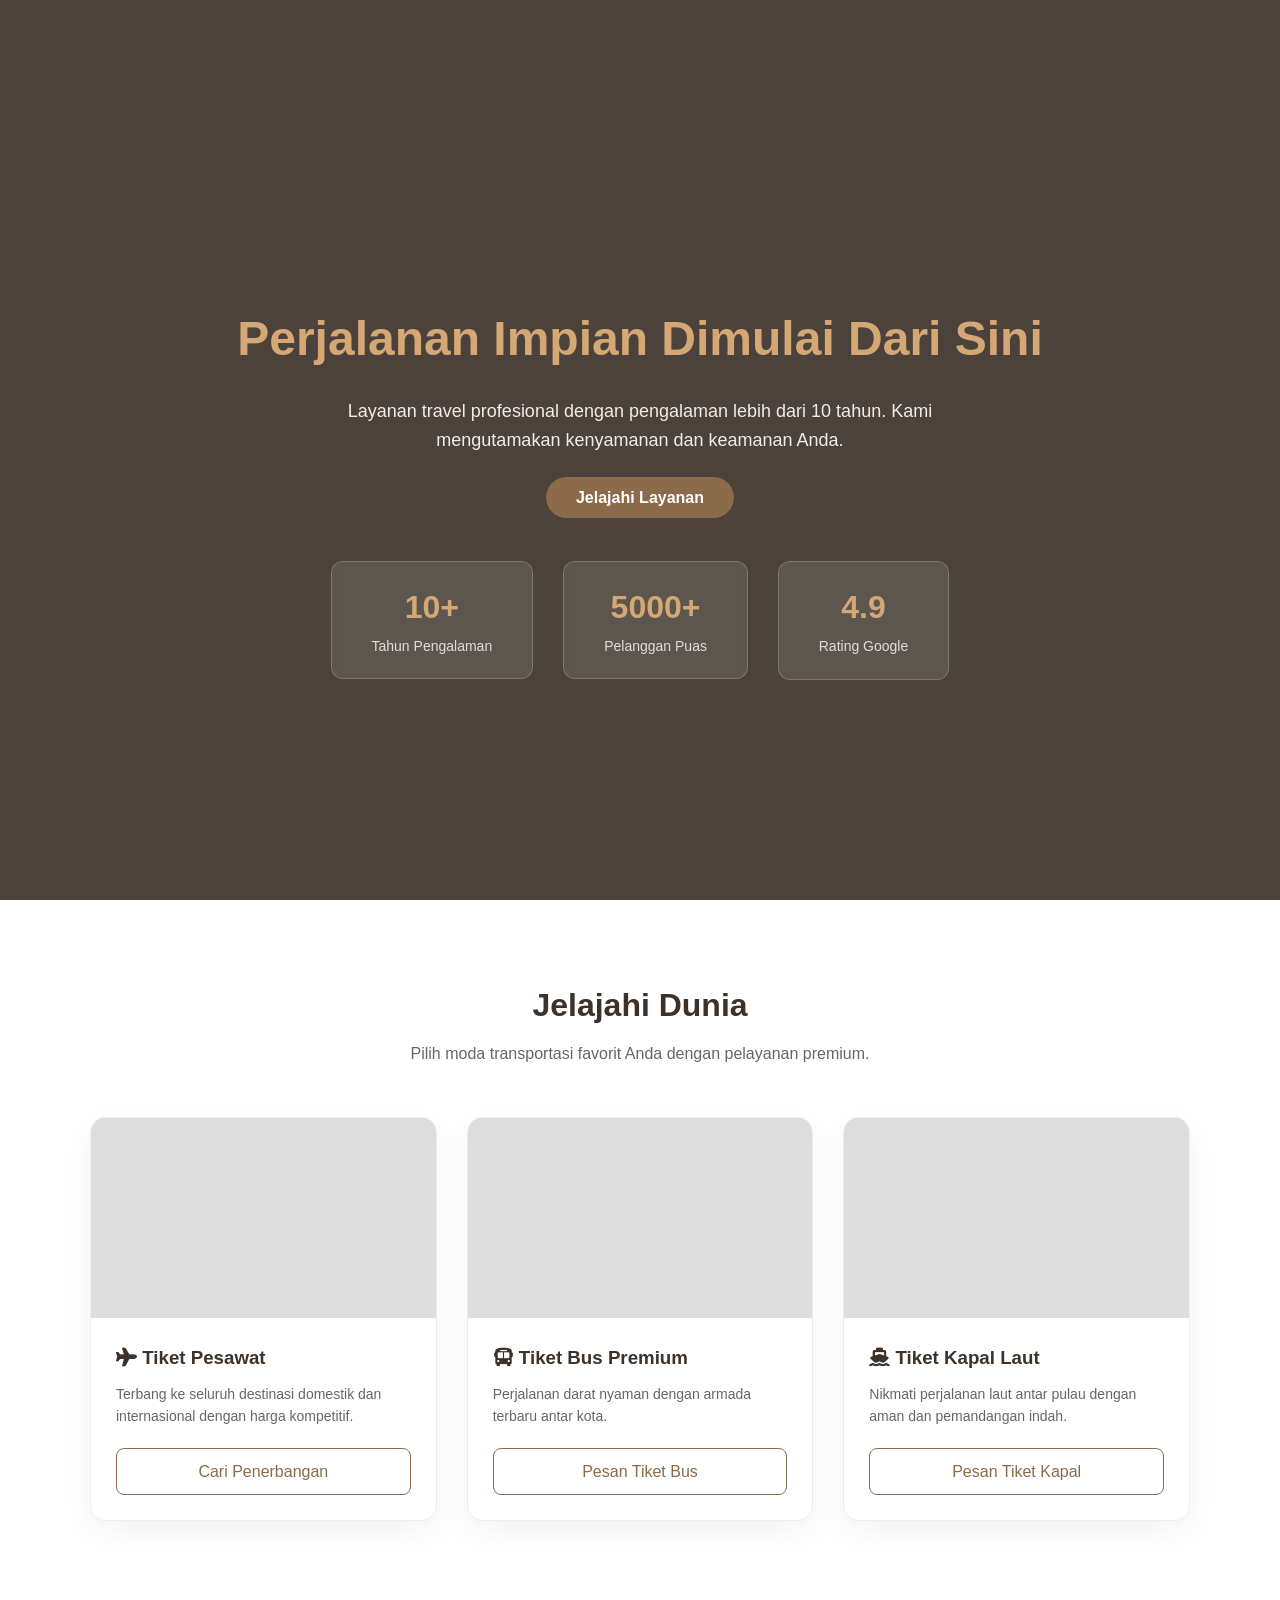
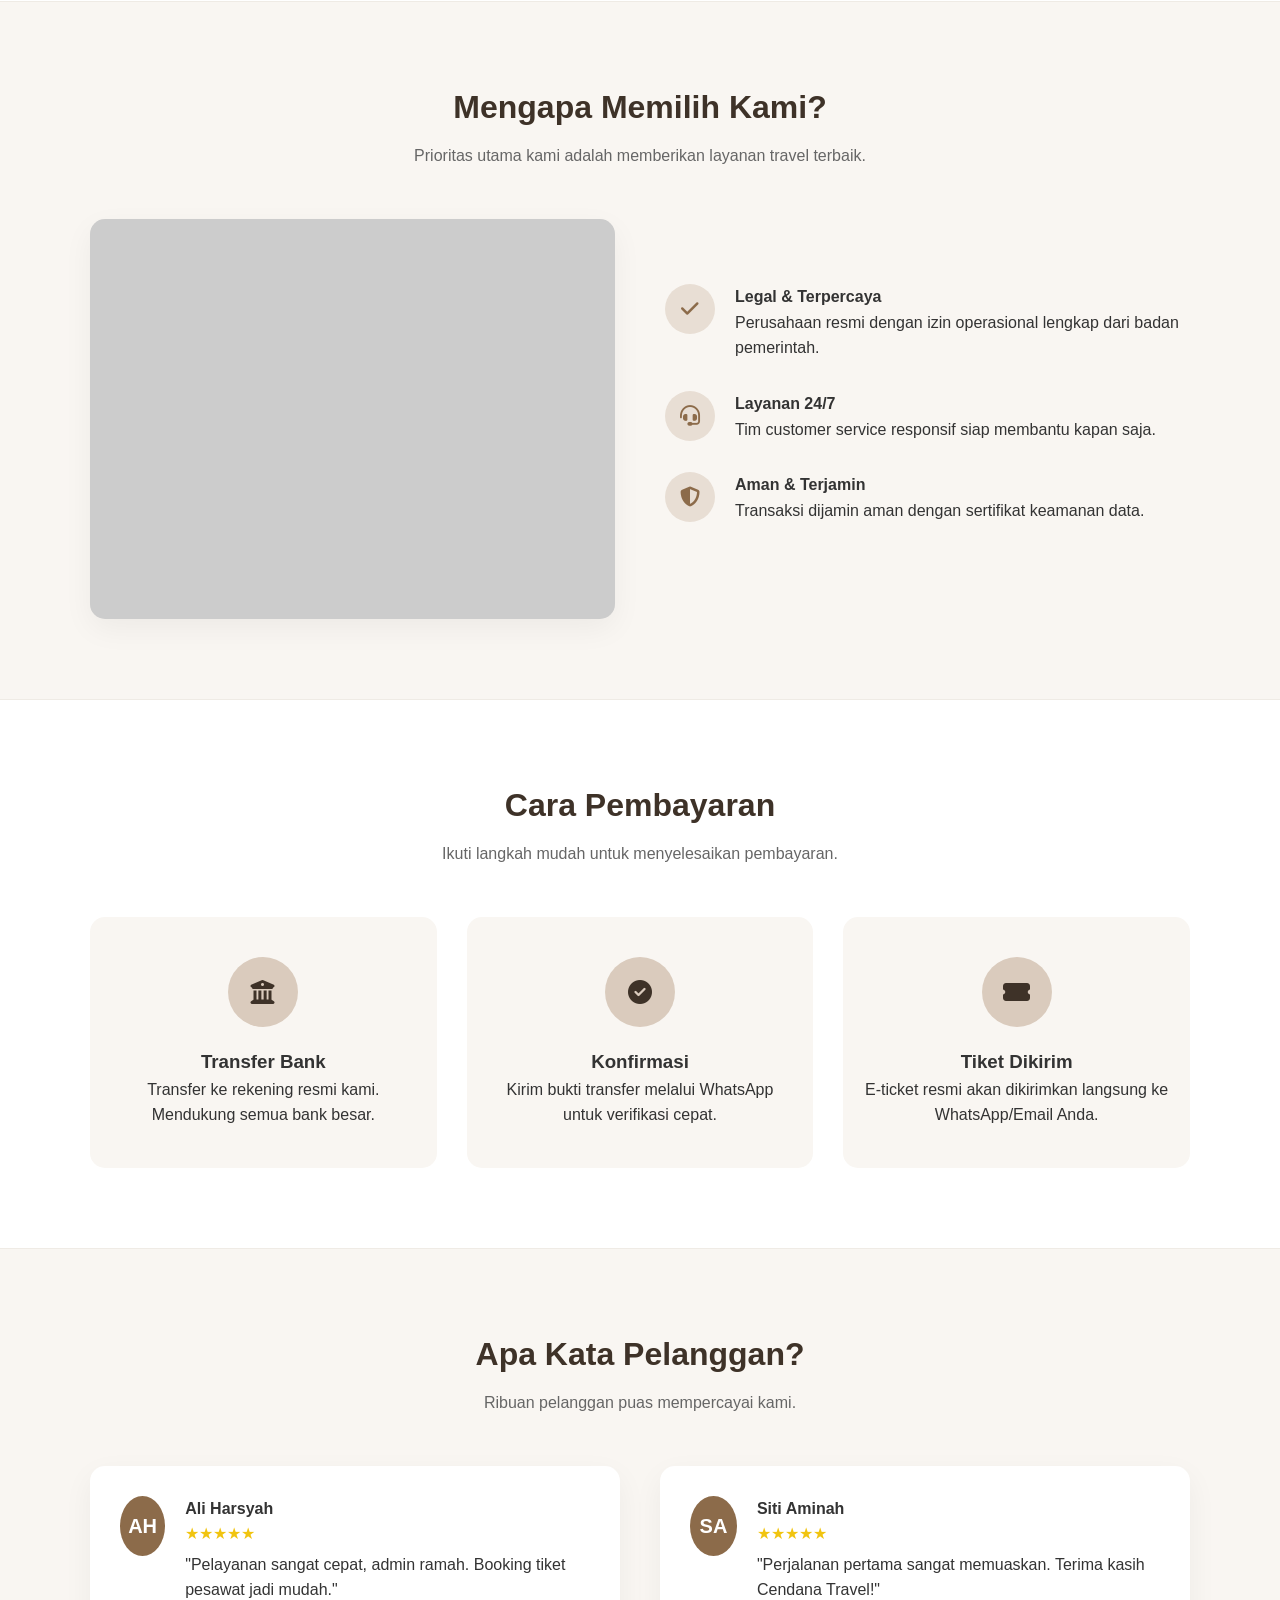
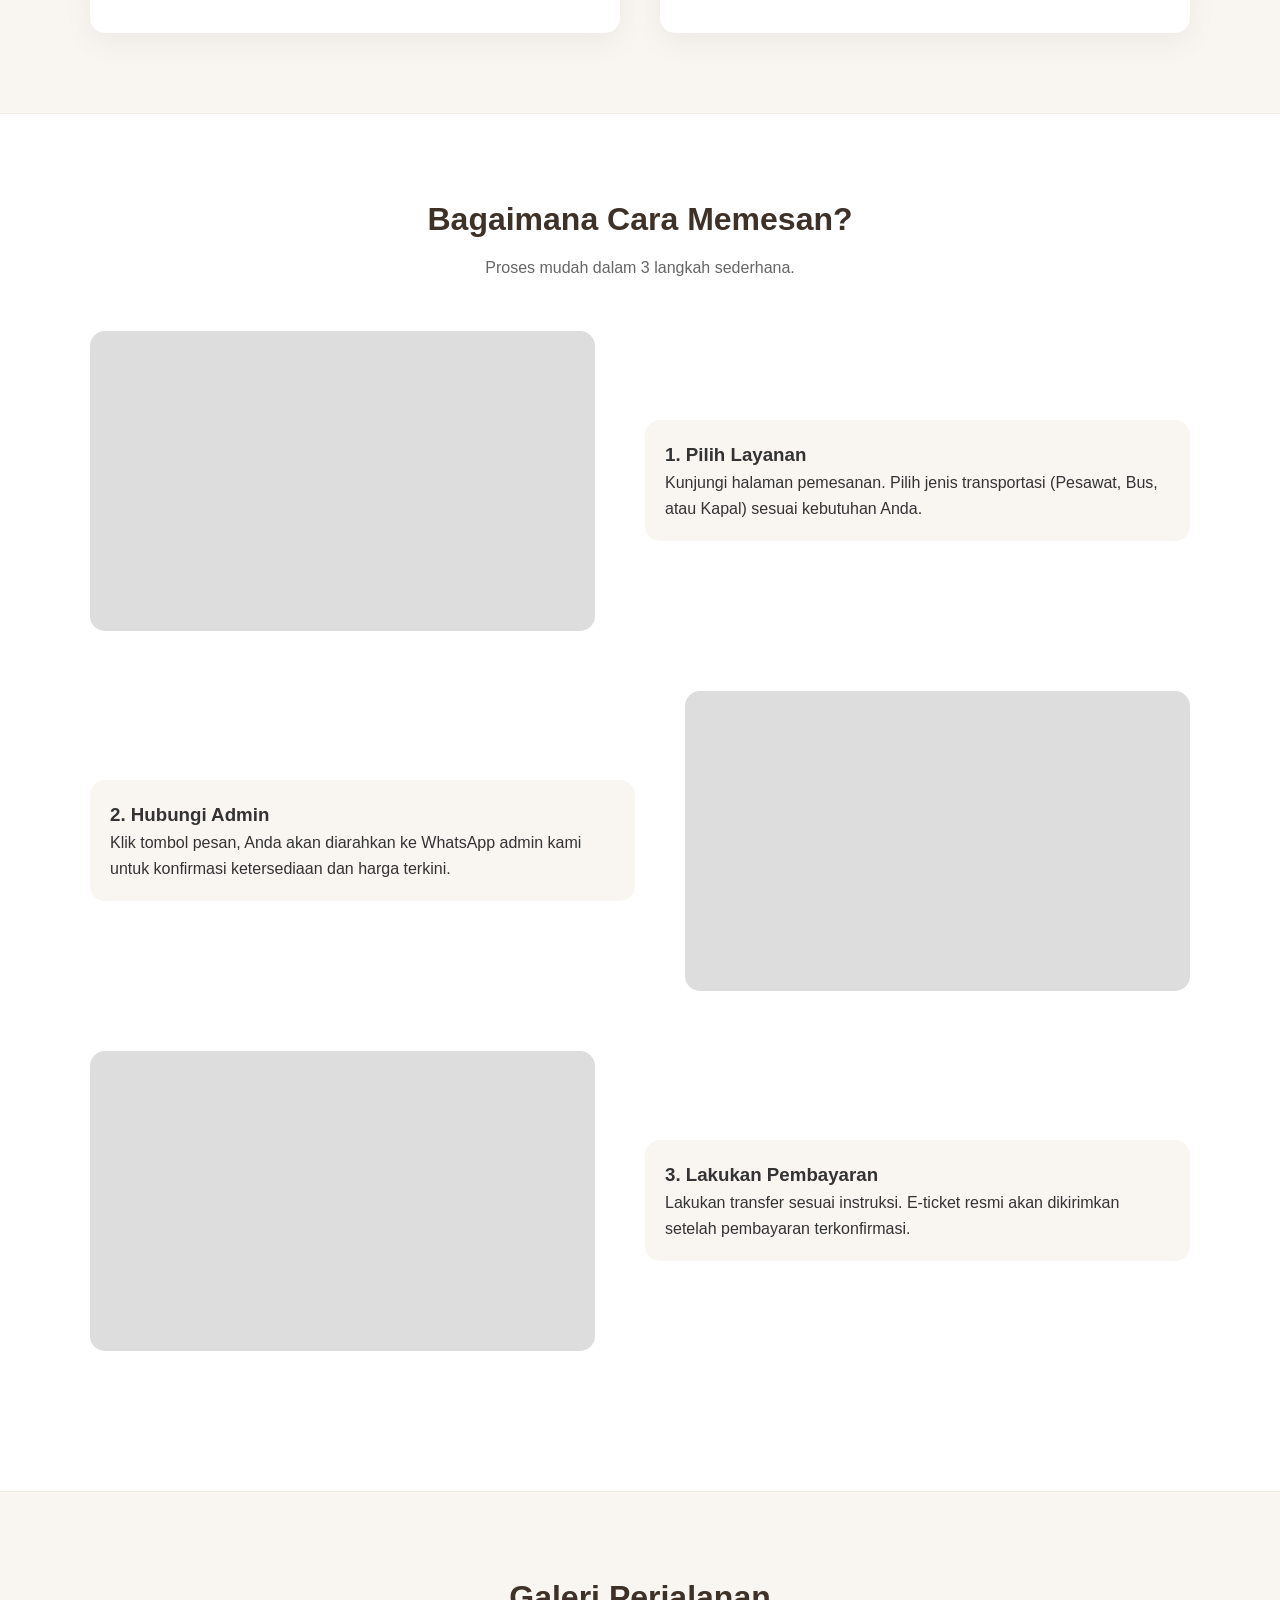
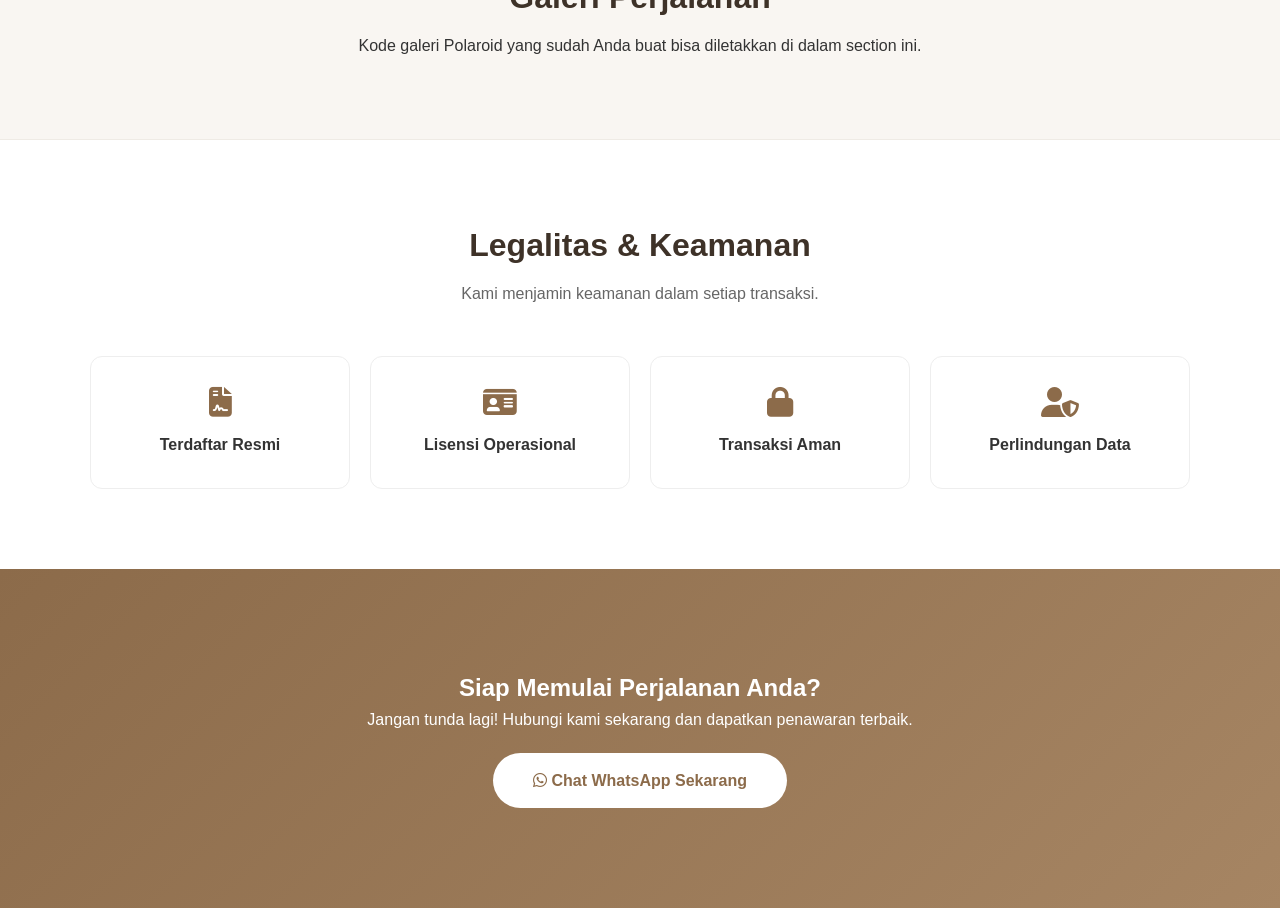
<file: config/index.html>
<!DOCTYPE html>
<html lang="id">
<head>
    <meta charset="UTF-8">
    <meta name="viewport" content="width=device-width, initial-scale=1.0">
    <title>Cendana Travel - Redesign Structure</title>
    <!-- Font Awesome -->
    <link rel="stylesheet" href="https://cdnjs.cloudflare.com/ajax/libs/font-awesome/6.4.0/css/all.min.css">
    
    <style>
        /* ================= VARIABLES & RESET ================= */
        :root {
            --primary-bronze: #8c6b4a;
            --light-bronze: #d4a775;
            --dark-brown: #3e3228;
            --bg-cream: #f9f6f2; /* Warna pemisah pastel lembut */
            --bg-white: #ffffff;
            --text-dark: #333333;
            --text-grey: #666666;
            --shadow-soft: 0 10px 30px rgba(0,0,0,0.05);
        }

        * {
            margin: 0;
            padding: 0;
            box-sizing: border-box;
            font-family: 'Segoe UI', Tahoma, sans-serif;
        }

        body {
            color: var(--text-dark);
            line-height: 1.6;
        }

        /* ================= UTILITIES ================= */
        .container {
            max-width: 1140px;
            margin: 0 auto;
            padding: 0 20px;
        }

        /* KUNCI PERBAIKAN: Padding besar untuk setiap section */
        section {
            padding: 80px 0; 
        }

        /* Kelas untuk Background Selang-seling */
        .bg-white { background-color: var(--bg-white); }
        .bg-cream { background-color: var(--bg-cream); border-top: 1px solid #efebe5; border-bottom: 1px solid #efebe5; }
        
        /* Typography Header */
        .section-title {
            text-align: center;
            font-size: 32px;
            font-weight: 700;
            color: var(--dark-brown);
            margin-bottom: 10px;
        }
        
        .section-subtitle {
            text-align: center;
            color: var(--text-grey);
            margin-bottom: 50px;
            max-width: 600px;
            margin-left: auto;
            margin-right: auto;
        }

        /* ================= 1. HERO SECTION (Tetap Gelap) ================= */
        .hero {
            height: 100vh;
            background: linear-gradient(rgba(30, 20, 10, 0.8), rgba(30, 20, 10, 0.8)), url('https://images.unsplash.com/photo-1469854523086-cc02fe5d8800?auto=format&fit=crop&w=1200&q=80'); /* Ganti URL gambar */
            background-size: cover;
            background-position: center;
            display: flex;
            align-items: center;
            justify-content: center;
            text-align: center;
            color: white;
            padding-top: 80px; /* Kompensasi navbar */
        }

        .hero h1 { font-size: 48px; margin-bottom: 20px; color: #d4a775; }
        .hero p { max-width: 700px; margin: 0 auto 30px; font-size: 18px; opacity: 0.9; }
        
        .btn-hero {
            padding: 12px 30px;
            background-color: var(--primary-bronze);
            color: white;
            text-decoration: none;
            border-radius: 50px;
            font-weight: 600;
            transition: 0.3s;
        }
        .btn-hero:hover { background-color: var(--light-bronze); }

        /* Stats Floating Box (Agar tidak melayang aneh) */
        .stats-container {
            display: flex;
            justify-content: center;
            gap: 30px;
            margin-top: 50px;
            flex-wrap: wrap;
        }
        .stat-box {
            background: rgba(255,255,255,0.1);
            backdrop-filter: blur(5px);
            padding: 20px 40px;
            border-radius: 12px;
            border: 1px solid rgba(255,255,255,0.2);
            text-align: center;
        }
        .stat-box h3 { font-size: 32px; color: var(--light-bronze); }
        .stat-box span { font-size: 14px; color: #ddd; }


        /* ================= 2. LAYANAN (Jelajahi Dunia) - BG WHITE ================= */
        .services-grid {
            display: grid;
            grid-template-columns: repeat(auto-fit, minmax(300px, 1fr));
            gap: 30px;
        }

        .service-card {
            background: white;
            border-radius: 15px;
            overflow: hidden;
            box-shadow: var(--shadow-soft);
            transition: transform 0.3s;
            border: 1px solid #eee;
        }

        .service-card:hover { transform: translateY(-5px); }

        .service-img {
            height: 200px;
            background-color: #ddd; /* Placeholder Image */
            background-size: cover;
            background-position: center;
        }

        .service-content { padding: 25px; }
        .service-content h3 { color: var(--dark-brown); margin-bottom: 10px; }
        .service-content p { font-size: 14px; color: var(--text-grey); margin-bottom: 20px; }
        
        .btn-service {
            display: block;
            text-align: center;
            border: 1px solid var(--primary-bronze);
            color: var(--primary-bronze);
            padding: 10px;
            border-radius: 8px;
            text-decoration: none;
            transition: 0.3s;
        }
        .btn-service:hover { background-color: var(--primary-bronze); color: white; }


        /* ================= 3. MENGAPA KAMI (Why Us) - BG CREAM ================= */
        /* Section ini pakai BG Cream untuk membedakan dari layanan */
        .why-us-wrapper {
            display: flex;
            align-items: center;
            gap: 50px;
        }
        
        .why-us-img {
            flex: 1;
            height: 400px;
            background-color: #ccc; /* Placeholder Img */
            border-radius: 15px;
            box-shadow: var(--shadow-soft);
            background-size: cover;
        }

        .why-us-content { flex: 1; }
        
        .feature-item {
            display: flex;
            gap: 20px;
            margin-bottom: 30px;
        }
        .feature-icon {
            width: 50px;
            height: 50px;
            background-color: #e8ded4; /* Warna icon pastel */
            border-radius: 50%;
            display: flex;
            align-items: center;
            justify-content: center;
            color: var(--primary-bronze);
            font-size: 20px;
            flex-shrink: 0;
        }


        /* ================= 4. CARA BAYAR - BG WHITE ================= */
        .payment-grid {
            display: grid;
            grid-template-columns: repeat(3, 1fr);
            gap: 30px;
        }
        .payment-card {
            text-align: center;
            padding: 40px 20px;
            background: var(--bg-cream); /* Kartu cream di atas background putih */
            border-radius: 15px;
            transition: 0.3s;
        }
        .payment-card:hover { background: #fff; box-shadow: var(--shadow-soft); }
        .pay-icon {
            width: 70px; height: 70px; background: #dacbbd; border-radius: 50%;
            margin: 0 auto 20px; display: flex; align-items: center; justify-content: center; font-size: 24px; color: var(--dark-brown);
        }


        /* ================= 5. TESTIMONI - BG CREAM ================= */
        .testi-grid {
            display: grid;
            grid-template-columns: repeat(2, 1fr);
            gap: 40px;
        }
        .testi-card {
            background: white;
            padding: 30px;
            border-radius: 15px;
            box-shadow: var(--shadow-soft);
            display: flex;
            gap: 20px;
            align-items: flex-start;
        }
        .avatar-circle {
            width: 60px; height: 60px; background: var(--primary-bronze); border-radius: 50%;
            display: flex; align-items: center; justify-content: center; color: white; font-weight: bold; font-size: 20px;
        }


        /* ================= 6. CARA MEMESAN (ZigZag) - BG WHITE ================= */
        .order-step {
            display: flex;
            align-items: center;
            gap: 50px;
            margin-bottom: 60px;
        }
        /* Membalik urutan untuk item genap (ZigZag Layout) */
        .order-step:nth-child(even) { flex-direction: row-reverse; }
        
        .step-img { flex: 1; height: 300px; background: #ddd; border-radius: 15px; background-size: cover; }
        .step-text { flex: 1; padding: 20px; background: var(--bg-cream); border-radius: 15px; }


        /* ================= 7. LEGALITAS - BG CREAM ================= */
        .legality-grid {
            display: grid;
            grid-template-columns: repeat(4, 1fr);
            gap: 20px;
        }
        .legality-item {
            text-align: center;
            padding: 30px 15px;
            background: white;
            border-radius: 12px;
            border: 1px solid #eee;
        }


        /* ================= 8. CTA (Call to Action) - BRONZE ================= */
        .cta-section {
            background: linear-gradient(135deg, var(--primary-bronze), #a68563);
            text-align: center;
            color: white;
            padding: 100px 0;
        }
        .cta-btn {
            background: white; color: var(--primary-bronze); padding: 15px 40px; border-radius: 50px;
            text-decoration: none; font-weight: bold; margin-top: 20px; display: inline-block;
        }

        /* ================= RESPONSIVE ================= */
        @media (max-width: 768px) {
            .why-us-wrapper, .order-step, .testi-grid, .payment-grid, .legality-grid {
                grid-template-columns: 1fr;
                flex-direction: column;
            }
            .order-step:nth-child(even) { flex-direction: column; }
            .hero h1 { font-size: 32px; }
        }
    </style>
</head>
<body>

    <!-- 1. HERO SECTION -->
    <header class="hero">
        <div class="container">
            <h1>Perjalanan Impian Dimulai Dari Sini</h1>
            <p>Layanan travel profesional dengan pengalaman lebih dari 10 tahun. Kami mengutamakan kenyamanan dan keamanan Anda.</p>
            <a href="#" class="btn-hero">Jelajahi Layanan</a>
            
            <div class="stats-container">
                <div class="stat-box"><h3>10+</h3><span>Tahun Pengalaman</span></div>
                <div class="stat-box"><h3>5000+</h3><span>Pelanggan Puas</span></div>
                <div class="stat-box"><h3>4.9</h3><span>Rating Google</span></div>
            </div>
        </div>
    </header>

    <!-- 2. LAYANAN (Background Putih) -->
    <section class="bg-white">
        <div class="container">
            <h2 class="section-title">Jelajahi Dunia</h2>
            <p class="section-subtitle">Pilih moda transportasi favorit Anda dengan pelayanan premium.</p>
            
            <div class="services-grid">
                <!-- Card 1 -->
                <div class="service-card">
                    <div class="service-img" style="background-image: url('https://images.unsplash.com/photo-1436491865332-7a61a109cc05?auto=format&fit=crop&w=600&q=80');"></div>
                    <div class="service-content">
                        <h3><i class="fas fa-plane"></i> Tiket Pesawat</h3>
                        <p>Terbang ke seluruh destinasi domestik dan internasional dengan harga kompetitif.</p>
                        <a href="#" class="btn-service">Cari Penerbangan</a>
                    </div>
                </div>
                <!-- Card 2 -->
                <div class="service-card">
                    <div class="service-img" style="background-image: url('https://images.unsplash.com/photo-1544620347-c4fd4a3d5957?auto=format&fit=crop&w=600&q=80');"></div>
                    <div class="service-content">
                        <h3><i class="fas fa-bus"></i> Tiket Bus Premium</h3>
                        <p>Perjalanan darat nyaman dengan armada terbaru antar kota.</p>
                        <a href="#" class="btn-service">Pesan Tiket Bus</a>
                    </div>
                </div>
                <!-- Card 3 -->
                <div class="service-card">
                    <div class="service-img" style="background-image: url('https://images.unsplash.com/photo-1548286971-56c5476d05f3?auto=format&fit=crop&w=600&q=80');"></div>
                    <div class="service-content">
                        <h3><i class="fas fa-ship"></i> Tiket Kapal Laut</h3>
                        <p>Nikmati perjalanan laut antar pulau dengan aman dan pemandangan indah.</p>
                        <a href="#" class="btn-service">Pesan Tiket Kapal</a>
                    </div>
                </div>
            </div>
        </div>
    </section>

    <!-- 3. MENGAPA KAMI (Background Cream - Pemisah) -->
    <section class="bg-cream">
        <div class="container">
            <h2 class="section-title">Mengapa Memilih Kami?</h2>
            <p class="section-subtitle">Prioritas utama kami adalah memberikan layanan travel terbaik.</p>
            
            <div class="why-us-wrapper">
                <div class="why-us-img" style="background-image: url('https://images.unsplash.com/photo-1507525428034-b723cf961d3e?auto=format&fit=crop&w=800&q=80');"></div>
                <div class="why-us-content">
                    <div class="feature-item">
                        <div class="feature-icon"><i class="fas fa-check"></i></div>
                        <div>
                            <h4>Legal & Terpercaya</h4>
                            <p>Perusahaan resmi dengan izin operasional lengkap dari badan pemerintah.</p>
                        </div>
                    </div>
                    <div class="feature-item">
                        <div class="feature-icon"><i class="fas fa-headset"></i></div>
                        <div>
                            <h4>Layanan 24/7</h4>
                            <p>Tim customer service responsif siap membantu kapan saja.</p>
                        </div>
                    </div>
                    <div class="feature-item">
                        <div class="feature-icon"><i class="fas fa-shield-alt"></i></div>
                        <div>
                            <h4>Aman & Terjamin</h4>
                            <p>Transaksi dijamin aman dengan sertifikat keamanan data.</p>
                        </div>
                    </div>
                </div>
            </div>
        </div>
    </section>

    <!-- 4. CARA PEMBAYARAN (Background Putih) -->
    <section class="bg-white">
        <div class="container">
            <h2 class="section-title">Cara Pembayaran</h2>
            <p class="section-subtitle">Ikuti langkah mudah untuk menyelesaikan pembayaran.</p>

            <div class="payment-grid">
                <div class="payment-card">
                    <div class="pay-icon"><i class="fas fa-university"></i></div>
                    <h3>Transfer Bank</h3>
                    <p>Transfer ke rekening resmi kami. Mendukung semua bank besar.</p>
                </div>
                <div class="payment-card">
                    <div class="pay-icon"><i class="fas fa-check-circle"></i></div>
                    <h3>Konfirmasi</h3>
                    <p>Kirim bukti transfer melalui WhatsApp untuk verifikasi cepat.</p>
                </div>
                <div class="payment-card">
                    <div class="pay-icon"><i class="fas fa-ticket-alt"></i></div>
                    <h3>Tiket Dikirim</h3>
                    <p>E-ticket resmi akan dikirimkan langsung ke WhatsApp/Email Anda.</p>
                </div>
            </div>
        </div>
    </section>

    <!-- 5. TESTIMONI (Background Cream - Pemisah) -->
    <section class="bg-cream">
        <div class="container">
            <h2 class="section-title">Apa Kata Pelanggan?</h2>
            <p class="section-subtitle">Ribuan pelanggan puas mempercayai kami.</p>

            <div class="testi-grid">
                <div class="testi-card">
                    <div class="avatar-circle">AH</div>
                    <div>
                        <h4>Ali Harsyah</h4>
                        <div style="color: #f1c40f; margin-bottom: 5px;">★★★★★</div>
                        <p>"Pelayanan sangat cepat, admin ramah. Booking tiket pesawat jadi mudah."</p>
                    </div>
                </div>
                <div class="testi-card">
                    <div class="avatar-circle">SA</div>
                    <div>
                        <h4>Siti Aminah</h4>
                        <div style="color: #f1c40f; margin-bottom: 5px;">★★★★★</div>
                        <p>"Perjalanan pertama sangat memuaskan. Terima kasih Cendana Travel!"</p>
                    </div>
                </div>
            </div>
        </div>
    </section>

    <!-- 6. CARA MEMESAN (Background Putih - ZigZag Layout) -->
    <section class="bg-white">
        <div class="container">
            <h2 class="section-title">Bagaimana Cara Memesan?</h2>
            <p class="section-subtitle">Proses mudah dalam 3 langkah sederhana.</p>

            <!-- Step 1 -->
            <div class="order-step">
                <div class="step-img" style="background-image: url('https://images.unsplash.com/photo-1488646953014-85cb44e25828?auto=format&fit=crop&w=600&q=80');"></div>
                <div class="step-text">
                    <h3>1. Pilih Layanan</h3>
                    <p>Kunjungi halaman pemesanan. Pilih jenis transportasi (Pesawat, Bus, atau Kapal) sesuai kebutuhan Anda.</p>
                </div>
            </div>

            <!-- Step 2 -->
            <div class="order-step">
                <div class="step-img" style="background-image: url('https://images.unsplash.com/photo-1556742049-0cfed4f7a07d?auto=format&fit=crop&w=600&q=80');"></div>
                <div class="step-text">
                    <h3>2. Hubungi Admin</h3>
                    <p>Klik tombol pesan, Anda akan diarahkan ke WhatsApp admin kami untuk konfirmasi ketersediaan dan harga terkini.</p>
                </div>
            </div>

             <!-- Step 3 -->
             <div class="order-step">
                <div class="step-img" style="background-image: url('https://images.unsplash.com/photo-1563013544-824ae1b704d3?auto=format&fit=crop&w=600&q=80');"></div>
                <div class="step-text">
                    <h3>3. Lakukan Pembayaran</h3>
                    <p>Lakukan transfer sesuai instruksi. E-ticket resmi akan dikirimkan setelah pembayaran terkonfirmasi.</p>
                </div>
            </div>
        </div>
    </section>

    <!-- 7. GALERI (Sisipkan Kode Polaroid Anda Sebelumnya Di Sini) -->
    <section class="bg-cream">
        <div class="container" style="text-align: center;">
            <h2 class="section-title">Galeri Perjalanan</h2>
            <p>Kode galeri Polaroid yang sudah Anda buat bisa diletakkan di dalam section ini.</p>
            <!-- Paste kode Polaroid di sini -->
        </div>
    </section>

    <!-- 8. LEGALITAS (Background Putih) -->
    <section class="bg-white">
        <div class="container">
            <h2 class="section-title">Legalitas & Keamanan</h2>
            <p class="section-subtitle">Kami menjamin keamanan dalam setiap transaksi.</p>
            
            <div class="legality-grid">
                <div class="legality-item">
                    <i class="fas fa-file-contract" style="font-size: 30px; color: var(--primary-bronze); margin-bottom: 15px;"></i>
                    <h4>Terdaftar Resmi</h4>
                </div>
                <div class="legality-item">
                    <i class="fas fa-id-card" style="font-size: 30px; color: var(--primary-bronze); margin-bottom: 15px;"></i>
                    <h4>Lisensi Operasional</h4>
                </div>
                <div class="legality-item">
                    <i class="fas fa-lock" style="font-size: 30px; color: var(--primary-bronze); margin-bottom: 15px;"></i>
                    <h4>Transaksi Aman</h4>
                </div>
                <div class="legality-item">
                    <i class="fas fa-user-shield" style="font-size: 30px; color: var(--primary-bronze); margin-bottom: 15px;"></i>
                    <h4>Perlindungan Data</h4>
                </div>
            </div>
        </div>
    </section>

    <!-- 9. CTA FINAL (Warna Bronze Pekat - Pembeda dengan footer) -->
    <section class="cta-section">
        <div class="container">
            <h2>Siap Memulai Perjalanan Anda?</h2>
            <p>Jangan tunda lagi! Hubungi kami sekarang dan dapatkan penawaran terbaik.</p>
            <a href="#" class="cta-btn"><i class="fab fa-whatsapp"></i> Chat WhatsApp Sekarang</a>
        </div>
    </section>

    <!-- 10. FOOTER (Gunakan kode Footer yang sudah Anda buat sebelumnya) -->
    <!-- Paste kode Footer di sini -->

</body>
</html>
</file>
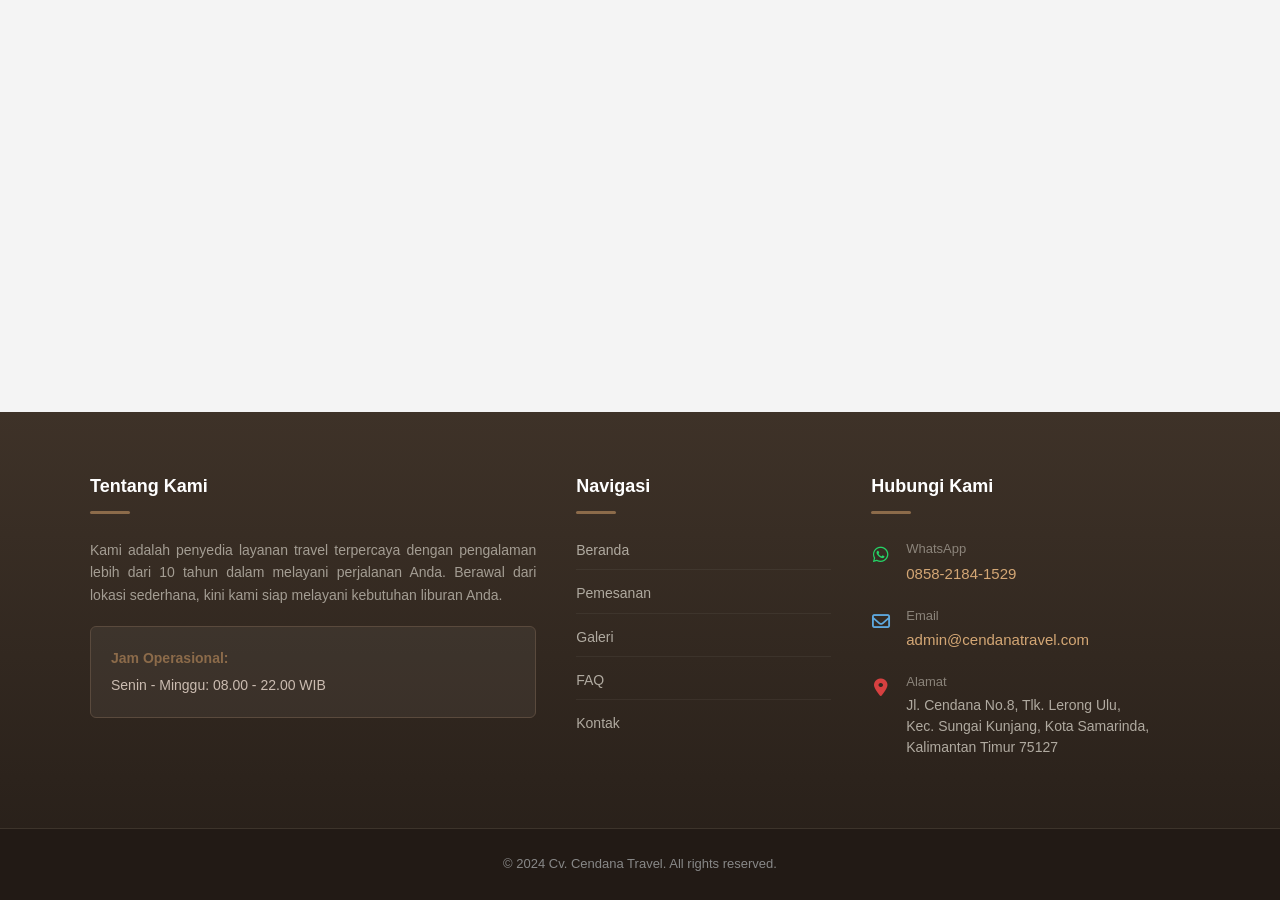
<file: footer.html>
<!DOCTYPE html>
<html lang="id">
<head>
    <meta charset="UTF-8">
    <meta name="viewport" content="width=device-width, initial-scale=1.0">
    <title>Desain Footer 3 Kolom - Cendana Travel</title>
    
    <!-- Link Icon FontAwesome -->
    <link rel="stylesheet" href="https://cdnjs.cloudflare.com/ajax/libs/font-awesome/6.4.0/css/all.min.css">

    <style>
        /* ================= CSS STYLE ================= */
        
        /* Reset Dasar */
        * {
            box-sizing: border-box;
            margin: 0;
            padding: 0;
            font-family: 'Segoe UI', Tahoma, Geneva, Verdana, sans-serif;
        }

        body {
            min-height: 100vh;
            display: flex;
            flex-direction: column;
            justify-content: flex-end; 
            background-color: #f4f4f4;
        }

        /* --- Style Footer Utama --- */
        .site-footer {
            /* Warna Background Gradasi Cokelat Gelap */
            background: linear-gradient(to bottom, #3e3228, #261e18);
            color: #b0aaa0; /* Warna teks abu-abu krem */
            padding-top: 60px;
            font-size: 14px;
            line-height: 1.6;
            width: 100%;
        }

        .footer-container {
            max-width: 1140px;
            margin: 0 auto;
            padding: 0 20px;
            display: grid;
            
            /* GRID 3 KOLOM */
            /* Kolom 1 (Tentang Kami) lebih lebar, Kolom 2 & 3 proporsional */
            grid-template-columns: 1.4fr 0.8fr 1fr; 
            gap: 40px;
            margin-bottom: 50px;
        }

        /* Judul Per Kolom */
        .footer-col h3 {
            color: #ffffff;
            font-size: 18px;
            font-weight: 700;
            margin-bottom: 10px;
        }

        /* Garis Bawah Aksen (Warna Bronze) */
        .divider {
            width: 40px;
            height: 3px;
            background-color: #8c6b4a; 
            margin-bottom: 25px;
            border-radius: 2px;
        }

        /* --- Kolom 1: Tentang Kami --- */
        .about-section p {
            margin-bottom: 20px;
            text-align: justify;
            opacity: 0.9;
        }

        .operational-box {
            border: 1px solid #5a4a3d;
            background-color: rgba(255, 255, 255, 0.05);
            padding: 20px;
            border-radius: 6px;
            color: #cbbcb1;
            margin-top: 20px;
        }
        
        .operational-box strong {
            color: #8c6b4a;
            display: block;
            margin-bottom: 5px;
        }

        /* --- Kolom 2: Navigasi (Disesuaikan) --- */
        .footer-links {
            list-style: none;
        }

        .footer-links li {
            margin-bottom: 12px;
            border-bottom: 1px solid rgba(255, 255, 255, 0.05);
            padding-bottom: 8px;
        }

        .footer-links li:last-child {
            border-bottom: none;
        }

        .footer-links a {
            color: #b0aaa0;
            text-decoration: none;
            transition: all 0.3s ease;
            display: block;
        }

        .footer-links a:hover {
            color: #d4a775; /* Efek hover warna emas */
            transform: translateX(5px);
            padding-left: 5px;
        }

        /* --- Kolom 3: Kontak --- */
        .contact-item {
            display: flex;
            align-items: flex-start;
            margin-bottom: 20px;
        }

        .contact-icon {
            margin-right: 15px;
            font-size: 18px;
            margin-top: 2px;
            width: 20px;
            text-align: center;
        }

        /* Warna spesifik icon */
        .fa-whatsapp { color: #25D366; }
        .fa-envelope { color: #5ea8de; }
        .fa-map-marker-alt { color: #d64040; }

        .contact-text span {
            display: block;
            font-size: 13px;
            opacity: 0.7;
            margin-bottom: 2px;
        }

        .contact-text a, 
        .contact-text p {
            color: #d4a775; /* Warna Emas/Bronze */
            text-decoration: none;
            font-weight: 500;
            font-size: 15px;
        }

        .contact-text .address {
            color: #b0aaa0;
            font-size: 14px;
            line-height: 1.5;
        }

        /* --- Copyright Bar (Bawah) --- */
        .footer-bottom {
            border-top: 1px solid #3d342b;
            text-align: center;
            padding: 25px 0;
            font-size: 13px;
            color: #888;
            background-color: #221a15;
        }

        /* --- Responsif (HP) --- */
        @media (max-width: 768px) {
            .footer-container {
                grid-template-columns: 1fr;
                gap: 40px;
            }
        }
    </style>
</head>
<body>

    <!-- ================= FOOTER START ================= -->
    <footer class="site-footer">
        <div class="footer-container">
            
            <!-- KOLOM 1: TENTANG KAMI -->
            <div class="footer-col about-section">
                <h3>Tentang Kami</h3>
                <div class="divider"></div>
                <p>
                    Kami adalah penyedia layanan travel terpercaya dengan pengalaman lebih dari 10 tahun dalam melayani perjalanan Anda. Berawal dari lokasi sederhana, kini kami siap melayani kebutuhan liburan Anda.
                </p>
                
                <div class="operational-box">
                    <strong>Jam Operasional:</strong>
                    Senin - Minggu: 08.00 - 22.00 WIB
                </div>
            </div>

            <!-- KOLOM 2: NAVIGASI (UPDATED SESUAI FOTO BARU) -->
            <div class="footer-col nav-section">
                <h3>Navigasi</h3>
                <div class="divider"></div>
                <ul class="footer-links">
                    <!-- Menu disesuaikan dengan foto: Beranda, Pemesanan, Galeri, FAQ, Kontak -->
                    <li><a href="#">Beranda</a></li>
                    <li><a href="#">Pemesanan</a></li>
                    <li><a href="#">Galeri</a></li>
                    <li><a href="#">FAQ</a></li>
                    <li><a href="#">Kontak</a></li>
                </ul>
            </div>

            <!-- KOLOM 3: HUBUNGI KAMI -->
            <div class="footer-col contact-section">
                <h3>Hubungi Kami</h3>
                <div class="divider"></div>
                
                <!-- WhatsApp -->
                <div class="contact-item">
                    <div class="contact-icon"><i class="fab fa-whatsapp"></i></div>
                    <div class="contact-text">
                        <span>WhatsApp</span>
                        <a href="https://wa.me/6285821841529">0858-2184-1529</a>
                    </div>
                </div>

                <!-- Email -->
                <div class="contact-item">
                    <div class="contact-icon"><i class="far fa-envelope"></i></div>
                    <div class="contact-text">
                        <span>Email</span>
                        <a href="mailto:admin@cendanatravel.com">admin@cendanatravel.com</a>
                    </div>
                </div>

                <!-- Alamat -->
                <div class="contact-item">
                    <div class="contact-icon"><i class="fas fa-map-marker-alt"></i></div>
                    <div class="contact-text">
                        <span>Alamat</span>
                        <p class="address">
                            Jl. Cendana No.8, Tlk. Lerong Ulu,<br>
                            Kec. Sungai Kunjang, Kota Samarinda,<br>
                            Kalimantan Timur 75127
                        </p>
                    </div>
                </div>
            </div>

        </div>

        <!-- Bagian Copyright -->
        <div class="footer-bottom">
            <p>&copy; 2024 Cv. Cendana Travel. All rights reserved.</p>
        </div>
    </footer>
    <!-- ================= FOOTER END ================= -->

</body>
</html>
</file>
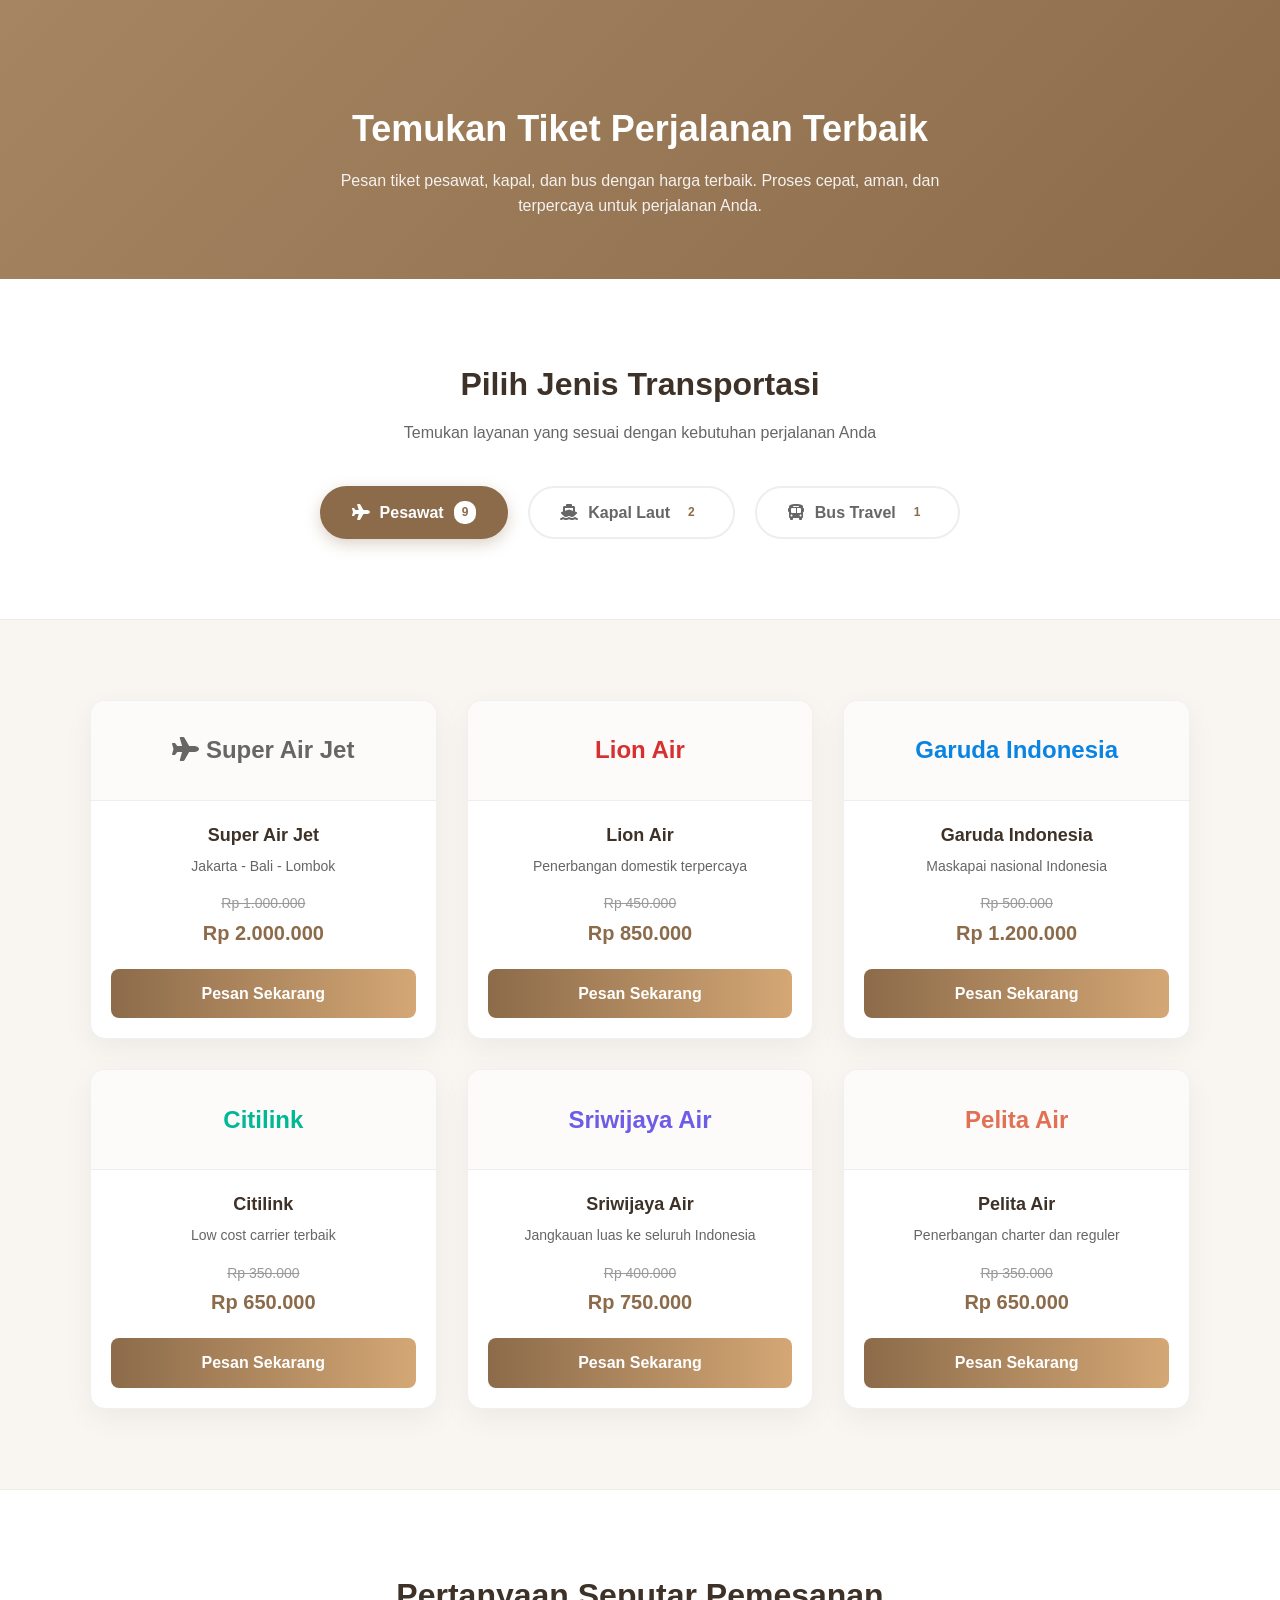
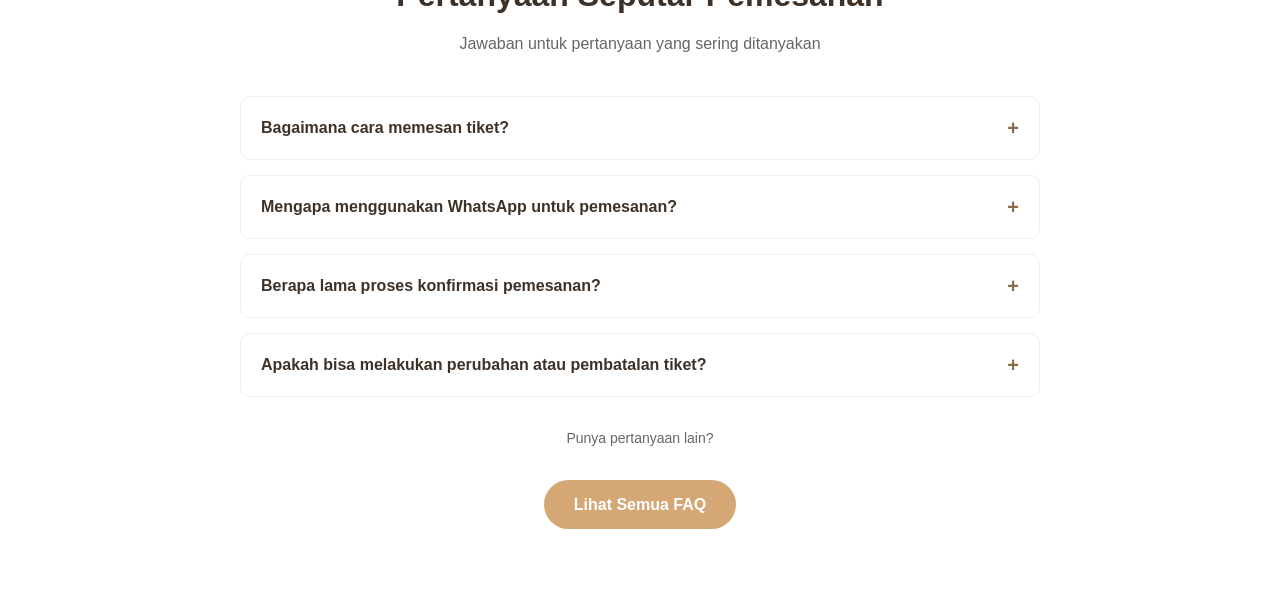
<file: config/pemesanan.html>
<!DOCTYPE html>
<html lang="id">
<head>
    <meta charset="UTF-8">
    <meta name="viewport" content="width=device-width, initial-scale=1.0">
    <title>Pemesanan Tiket - Cendana Travel</title>
    <!-- Font Awesome -->
    <link rel="stylesheet" href="https://cdnjs.cloudflare.com/ajax/libs/font-awesome/6.4.0/css/all.min.css">
    
    <style>
        /* ================= VARIABLES & RESET (SAMA DENGAN BERANDA) ================= */
        :root {
            --primary-bronze: #8c6b4a;
            --light-bronze: #d4a775;
            --dark-brown: #3e3228;
            --bg-cream: #f9f6f2; 
            --bg-white: #ffffff;
            --text-dark: #333333;
            --text-grey: #666666;
            --shadow-soft: 0 10px 30px rgba(0,0,0,0.05);
            --border-radius: 15px;
        }

        * {
            margin: 0;
            padding: 0;
            box-sizing: border-box;
            font-family: 'Segoe UI', Tahoma, sans-serif;
        }

        body {
            color: var(--text-dark);
            line-height: 1.6;
            background-color: var(--bg-cream);
        }

        /* ================= UTILITIES ================= */
        .container {
            max-width: 1140px;
            margin: 0 auto;
            padding: 0 20px;
        }

        /* Padding besar agar konten tidak sesak */
        section {
            padding: 80px 0; 
        }

        .bg-white { background-color: var(--bg-white); }
        .bg-cream { background-color: var(--bg-cream); border-top: 1px solid #efebe5; border-bottom: 1px solid #efebe5; }
        
        .section-title {
            text-align: center;
            font-size: 32px;
            font-weight: 700;
            color: var(--dark-brown);
            margin-bottom: 10px;
        }
        
        .section-subtitle {
            text-align: center;
            color: var(--text-grey);
            margin-bottom: 40px;
        }

        /* ================= 1. PAGE HEADER (Versi Pendek dari Hero) ================= */
        .page-header {
            /* Gradient Bronze khas Cendana Travel */
            background: linear-gradient(135deg, #a68563, #8c6b4a);
            padding: 100px 0 60px 0; /* Padding atas lebih besar untuk kompensasi navbar */
            color: white;
            text-align: center;
        }

        .page-header h1 {
            font-size: 36px;
            margin-bottom: 10px;
        }

        .page-header p {
            font-size: 16px;
            opacity: 0.9;
            max-width: 600px;
            margin: 0 auto;
        }

        /* ================= 2. FILTER TRANSPORTASI ================= */
        .transport-tabs {
            display: flex;
            justify-content: center;
            gap: 20px;
            flex-wrap: wrap;
            margin-top: 20px;
        }

        .tab-btn {
            display: flex;
            align-items: center;
            gap: 10px;
            padding: 12px 30px;
            border-radius: 50px;
            border: 2px solid #eee;
            background: white;
            color: var(--text-grey);
            font-weight: 600;
            cursor: pointer;
            transition: 0.3s;
            text-decoration: none;
        }

        /* Style tombol Aktif (Pesawat) */
        .tab-btn.active {
            background-color: var(--primary-bronze);
            color: white;
            border-color: var(--primary-bronze);
            box-shadow: 0 5px 15px rgba(140, 107, 74, 0.3);
        }

        .tab-btn:hover {
            border-color: var(--light-bronze);
            color: var(--primary-bronze);
        }
        .tab-btn.active:hover {
            color: white;
        }

        .badge {
            background: #fff;
            color: var(--primary-bronze);
            padding: 2px 8px;
            border-radius: 10px;
            font-size: 12px;
            font-weight: bold;
        }
        .tab-btn.active .badge {
            color: var(--primary-bronze); /* Tetap bronze agar kontras */
        }


        /* ================= 3. GRID TIKET (MAIN CONTENT) ================= */
        .ticket-grid {
            display: grid;
            grid-template-columns: repeat(auto-fit, minmax(300px, 1fr));
            gap: 30px;
        }

        .ticket-card {
            background: white;
            border-radius: var(--border-radius);
            box-shadow: var(--shadow-soft);
            overflow: hidden;
            border: 1px solid #f0f0f0;
            transition: transform 0.3s, box-shadow 0.3s;
            display: flex;
            flex-direction: column;
        }

        .ticket-card:hover {
            transform: translateY(-5px);
            box-shadow: 0 15px 30px rgba(0,0,0,0.08);
            border-color: var(--light-bronze);
        }

        .card-header {
            padding: 20px;
            background-color: #fdfbf9;
            border-bottom: 1px solid #eee;
            display: flex;
            align-items: center;
            justify-content: center;
            height: 100px;
        }
        
        .airline-logo {
            max-height: 50px;
            max-width: 80%;
            /* Placeholder style jika gambar tidak ada */
            font-size: 24px;
            color: var(--text-grey);
            font-weight: bold;
        }

        .card-body {
            padding: 20px;
            text-align: center;
            flex-grow: 1; /* Agar tombol selalu di bawah rata */
        }

        .airline-name {
            font-size: 18px;
            font-weight: 700;
            color: var(--dark-brown);
            margin-bottom: 5px;
        }

        .flight-route {
            font-size: 14px;
            color: var(--text-grey);
            margin-bottom: 15px;
        }

        .price-tag {
            font-size: 14px;
            color: #999;
            text-decoration: line-through;
            margin-bottom: 2px;
            display: block;
        }
        
        .price-final {
            font-size: 20px;
            font-weight: 700;
            color: var(--primary-bronze);
            margin-bottom: 20px;
            display: block;
        }

        .btn-book {
            display: block;
            width: 100%;
            padding: 12px;
            background: linear-gradient(to right, var(--primary-bronze), var(--light-bronze));
            color: white;
            text-decoration: none;
            border-radius: 8px;
            font-weight: 600;
            transition: opacity 0.3s;
        }
        .btn-book:hover {
            opacity: 0.9;
        }


        /* ================= 4. FAQ SECTION ================= */
        .faq-list {
            max-width: 800px;
            margin: 0 auto;
        }

        .faq-item {
            background: white;
            border: 1px solid #eee;
            border-radius: 10px;
            margin-bottom: 15px;
            overflow: hidden;
        }

        .faq-summary {
            padding: 15px 20px;
            cursor: pointer;
            font-weight: 600;
            color: var(--dark-brown);
            display: flex;
            justify-content: space-between;
            align-items: center;
            list-style: none; /* Menghilangkan segitiga default */
        }
        
        .faq-summary::-webkit-details-marker { display: none; }

        .faq-summary:after {
            content: '+';
            font-size: 20px;
            color: var(--primary-bronze);
        }

        details[open] .faq-summary:after {
            content: '-';
        }

        .faq-content {
            padding: 0 20px 20px 20px;
            color: var(--text-grey);
            font-size: 14px;
            border-top: 1px solid #f9f9f9;
        }
        
        /* Tombol Tanya di Bawah */
        .btn-faq-ask {
            display: inline-block;
            margin-top: 30px;
            padding: 12px 30px;
            background-color: var(--light-bronze);
            color: white;
            border-radius: 50px;
            text-decoration: none;
            font-weight: bold;
        }

        /* ================= RESPONSIVE ================= */
        @media (max-width: 768px) {
            .ticket-grid { grid-template-columns: 1fr; }
            .transport-tabs { flex-direction: column; align-items: stretch; }
            .tab-btn { justify-content: center; }
        }
    </style>
</head>
<body>

    <!-- 1. HEADER HALAMAN (Gaya Gradient Bronze) -->
    <header class="page-header">
        <div class="container">
            <h1>Temukan Tiket Perjalanan Terbaik</h1>
            <p>Pesan tiket pesawat, kapal, dan bus dengan harga terbaik. Proses cepat, aman, dan terpercaya untuk perjalanan Anda.</p>
        </div>
    </header>

    <!-- 2. PILIH TRANSPORTASI (Background Putih) -->
    <section class="bg-white">
        <div class="container">
            <h2 class="section-title">Pilih Jenis Transportasi</h2>
            <p class="section-subtitle">Temukan layanan yang sesuai dengan kebutuhan perjalanan Anda</p>
            
            <div class="transport-tabs">
                <!-- Tombol Aktif -->
                <a href="#" class="tab-btn active">
                    <i class="fas fa-plane"></i> Pesawat <span class="badge">9</span>
                </a>
                <!-- Tombol Inaktif -->
                <a href="#" class="tab-btn">
                    <i class="fas fa-ship"></i> Kapal Laut <span class="badge">2</span>
                </a>
                <a href="#" class="tab-btn">
                    <i class="fas fa-bus"></i> Bus Travel <span class="badge">1</span>
                </a>
            </div>
        </div>
    </section>

    <!-- 3. DAFTAR TIKET (Background Cream - Pemisah) -->
    <section class="bg-cream">
        <div class="container">
            <!-- Grid Layout -->
            <div class="ticket-grid">
                
                <!-- Card 1 -->
                <div class="ticket-card">
                    <div class="card-header">
                        <!-- Ganti dengan Logo Image -->
                        <div class="airline-logo"><i class="fas fa-plane"></i> Super Air Jet</div>
                    </div>
                    <div class="card-body">
                        <h3 class="airline-name">Super Air Jet</h3>
                        <p class="flight-route">Jakarta - Bali - Lombok</p>
                        <span class="price-tag">Rp 1.000.000</span>
                        <span class="price-final">Rp 2.000.000</span>
                        <a href="#" class="btn-book">Pesan Sekarang</a>
                    </div>
                </div>

                <!-- Card 2 -->
                <div class="ticket-card">
                    <div class="card-header">
                        <div class="airline-logo" style="color:#d63031;">Lion Air</div>
                    </div>
                    <div class="card-body">
                        <h3 class="airline-name">Lion Air</h3>
                        <p class="flight-route">Penerbangan domestik terpercaya</p>
                        <span class="price-tag">Rp 450.000</span>
                        <span class="price-final">Rp 850.000</span>
                        <a href="#" class="btn-book">Pesan Sekarang</a>
                    </div>
                </div>

                <!-- Card 3 -->
                <div class="ticket-card">
                    <div class="card-header">
                        <div class="airline-logo" style="color:#0984e3;">Garuda Indonesia</div>
                    </div>
                    <div class="card-body">
                        <h3 class="airline-name">Garuda Indonesia</h3>
                        <p class="flight-route">Maskapai nasional Indonesia</p>
                        <span class="price-tag">Rp 500.000</span>
                        <span class="price-final">Rp 1.200.000</span>
                        <a href="#" class="btn-book">Pesan Sekarang</a>
                    </div>
                </div>

                <!-- Card 4 -->
                <div class="ticket-card">
                    <div class="card-header">
                        <div class="airline-logo" style="color:#00b894;">Citilink</div>
                    </div>
                    <div class="card-body">
                        <h3 class="airline-name">Citilink</h3>
                        <p class="flight-route">Low cost carrier terbaik</p>
                        <span class="price-tag">Rp 350.000</span>
                        <span class="price-final">Rp 650.000</span>
                        <a href="#" class="btn-book">Pesan Sekarang</a>
                    </div>
                </div>

                <!-- Card 5 -->
                <div class="ticket-card">
                    <div class="card-header">
                        <div class="airline-logo" style="color:#6c5ce7;">Sriwijaya Air</div>
                    </div>
                    <div class="card-body">
                        <h3 class="airline-name">Sriwijaya Air</h3>
                        <p class="flight-route">Jangkauan luas ke seluruh Indonesia</p>
                        <span class="price-tag">Rp 400.000</span>
                        <span class="price-final">Rp 750.000</span>
                        <a href="#" class="btn-book">Pesan Sekarang</a>
                    </div>
                </div>

                <!-- Card 6 -->
                <div class="ticket-card">
                    <div class="card-header">
                        <div class="airline-logo" style="color:#e17055;">Pelita Air</div>
                    </div>
                    <div class="card-body">
                        <h3 class="airline-name">Pelita Air</h3>
                        <p class="flight-route">Penerbangan charter dan reguler</p>
                        <span class="price-tag">Rp 350.000</span>
                        <span class="price-final">Rp 650.000</span>
                        <a href="#" class="btn-book">Pesan Sekarang</a>
                    </div>
                </div>

            </div>
        </div>
    </section>

    <!-- 4. FAQ (Background Putih - Pemisah) -->
    <section class="bg-white">
        <div class="container" style="text-align: center;">
            <h2 class="section-title">Pertanyaan Seputar Pemesanan</h2>
            <p class="section-subtitle">Jawaban untuk pertanyaan yang sering ditanyakan</p>

            <div class="faq-list" style="text-align: left;">
                <details class="faq-item">
                    <summary class="faq-summary">Bagaimana cara memesan tiket?</summary>
                    <div class="faq-content">Pilih layanan transportasi, hubungi admin via WhatsApp, lakukan pembayaran, dan tiket akan dikirim ke email/WA Anda.</div>
                </details>
                
                <details class="faq-item">
                    <summary class="faq-summary">Mengapa menggunakan WhatsApp untuk pemesanan?</summary>
                    <div class="faq-content">Agar komunikasi lebih cepat, personal, dan kami dapat memastikan ketersediaan seat secara real-time.</div>
                </details>

                <details class="faq-item">
                    <summary class="faq-summary">Berapa lama proses konfirmasi pemesanan?</summary>
                    <div class="faq-content">Konfirmasi biasanya memakan waktu 5-10 menit setelah bukti pembayaran diterima.</div>
                </details>

                <details class="faq-item">
                    <summary class="faq-summary">Apakah bisa melakukan perubahan atau pembatalan tiket?</summary>
                    <div class="faq-content">Bisa, namun tunduk pada kebijakan masing-masing maskapai atau operator transportasi.</div>
                </details>
            </div>

            <div style="margin-top: 30px;">
                <p style="font-size: 14px; color: #666;">Punya pertanyaan lain?</p>
                <a href="#" class="btn-faq-ask">Lihat Semua FAQ</a>
            </div>
        </div>
    </section>

</body>
</html>
</file>
